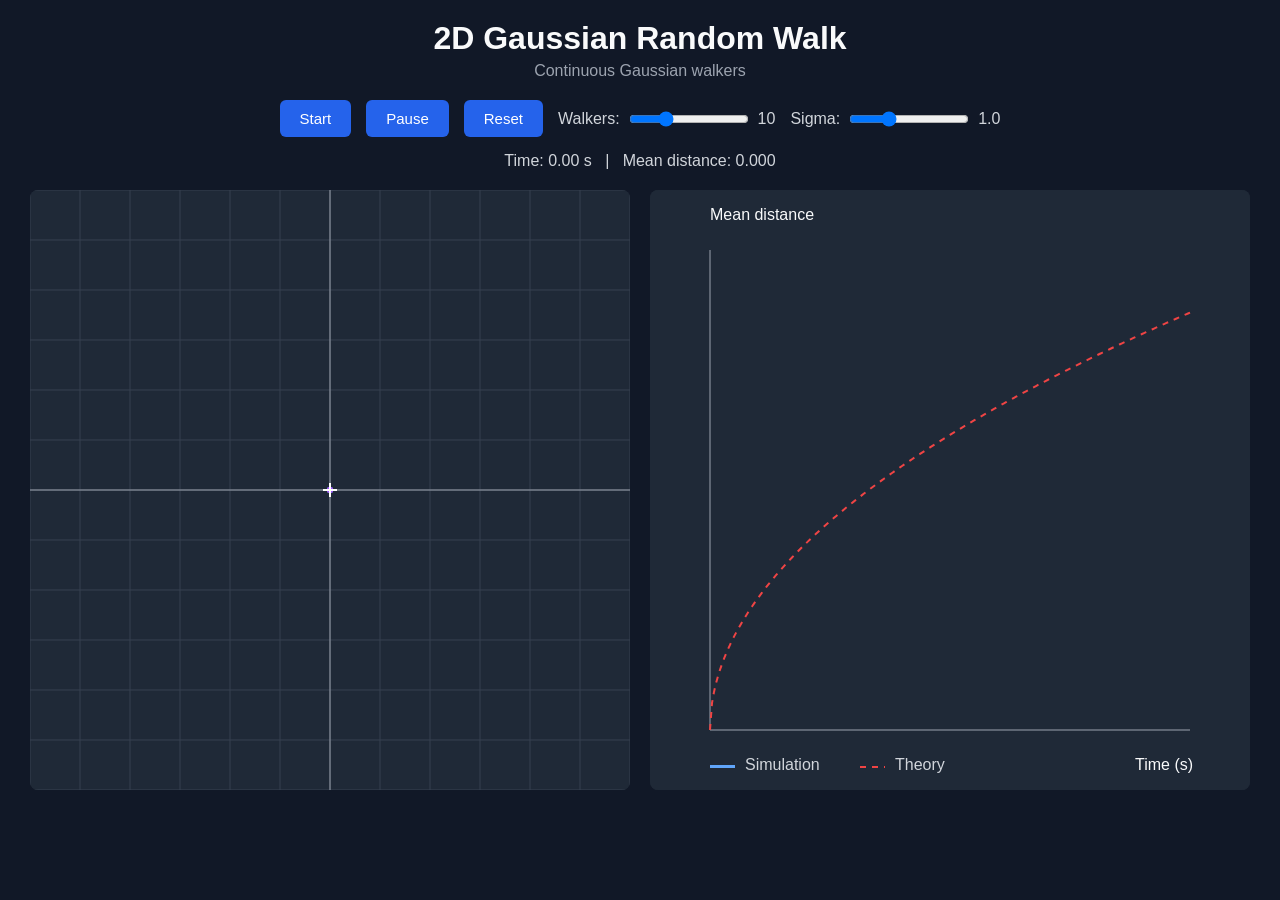
<file: index.html>
<!DOCTYPE html>

<html lang="en">

<head>
    <meta charset="UTF-8">
    <meta name="viewport" content="width=device-width, initial-scale=1.0">


<title>2D Gaussian Random Walk</title>

<link rel="stylesheet" href="style.css">


</head>

<body>


<h1>2D Gaussian Random Walk</h1>

<div class="subtitle">
    Continuous Gaussian walkers
</div>

<div class="controls">

    <button id="startButton">Start</button>
    <button id="pauseButton">Pause</button>
    <button id="resetButton">Reset</button>

    <label>
        Walkers:
        <input
            id="walkerSlider"
            type="range"
            min="1"
            max="50"
            value="15"
            step="1">
        <span id="walkerValue">15</span>
    </label>

    <label>
        Sigma:
        <input
            id="sigmaSlider"
            type="range"
            min="0.1"
            max="3.0"
            value="1.0"
            step="0.1">
        <span id="sigmaValue">1.0</span>
    </label>

</div>

<div class="info">

    Time:
    <span id="timeDisplay">0.00</span> s

    &nbsp;&nbsp;|&nbsp;&nbsp;

    Mean distance:
    <span id="meanDisplay">0.00</span>

</div>

<div class="container">

    <canvas
        id="walkCanvas"
        width="600"
        height="600">
    </canvas>

    <canvas
        id="graphCanvas"
        width="600"
        height="600">
    </canvas>

</div>

<script src="simulation.js"></script>


</body>

</html>
</file>
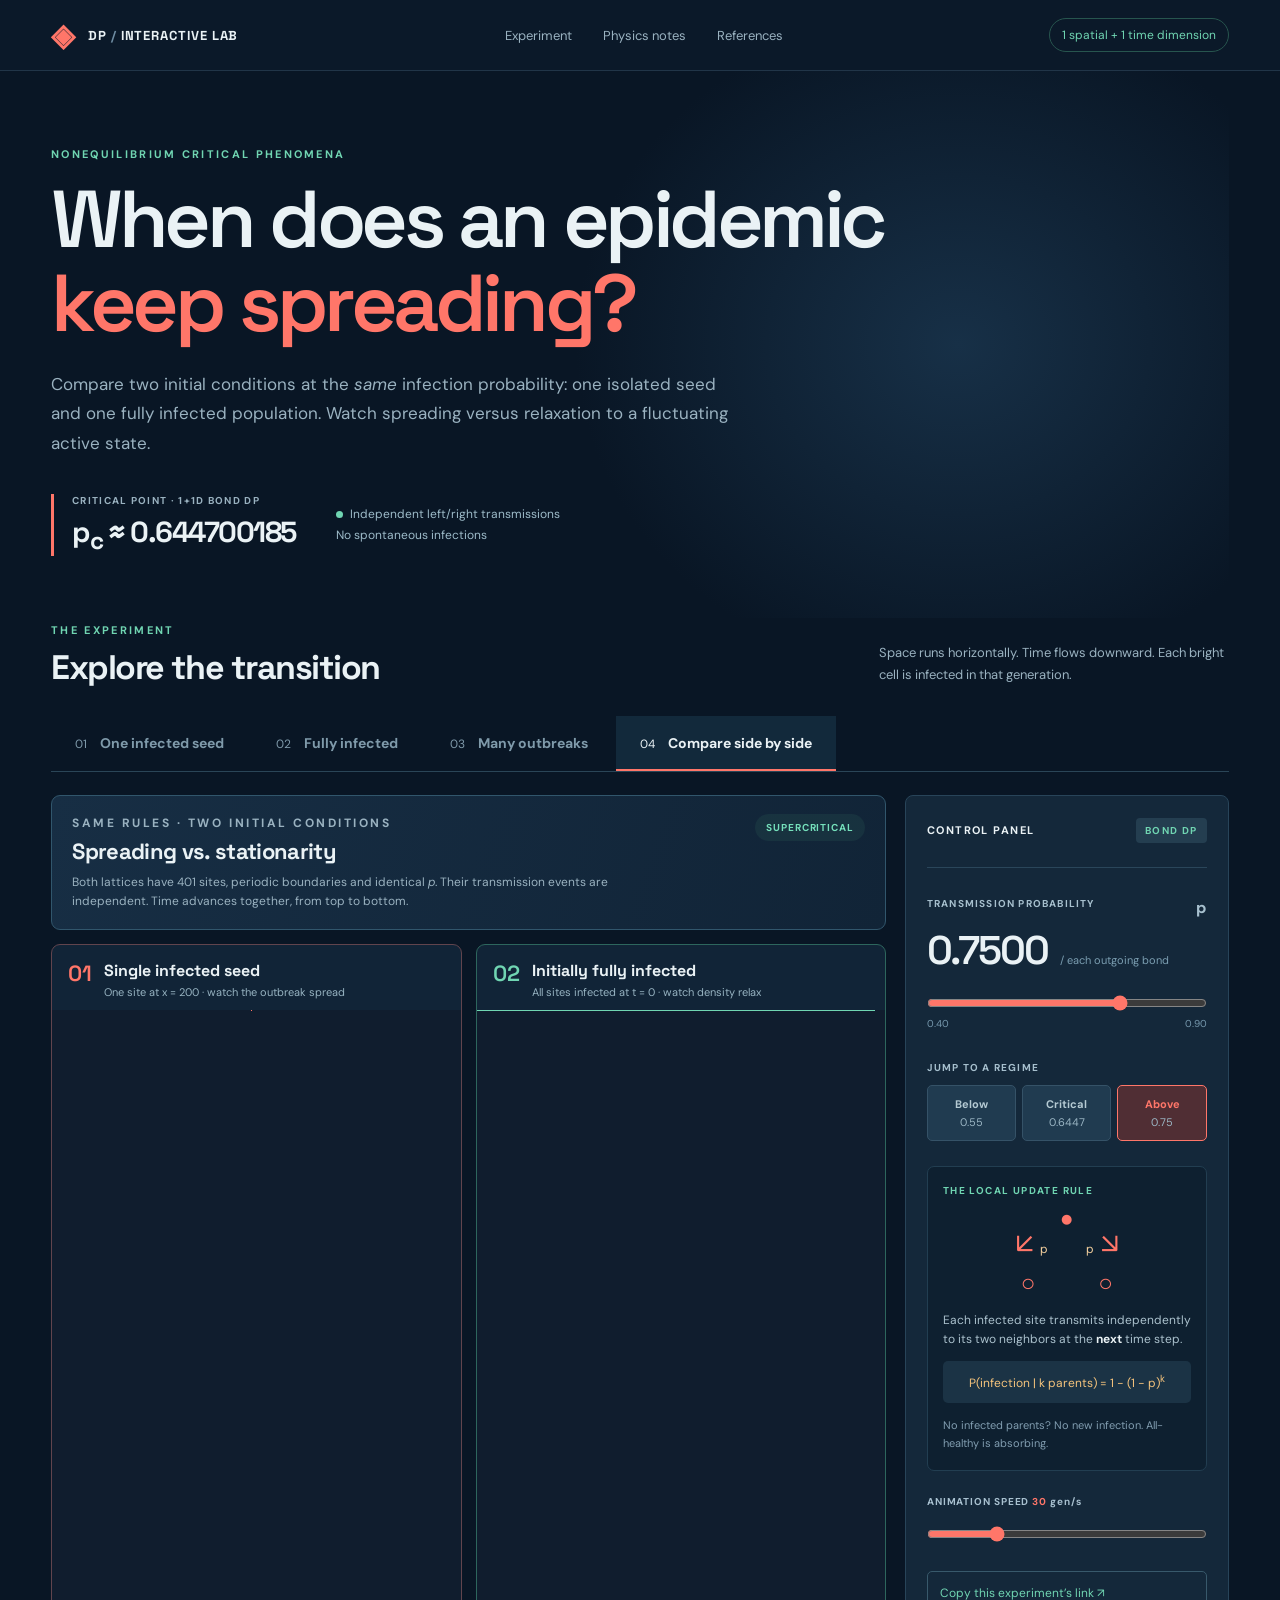
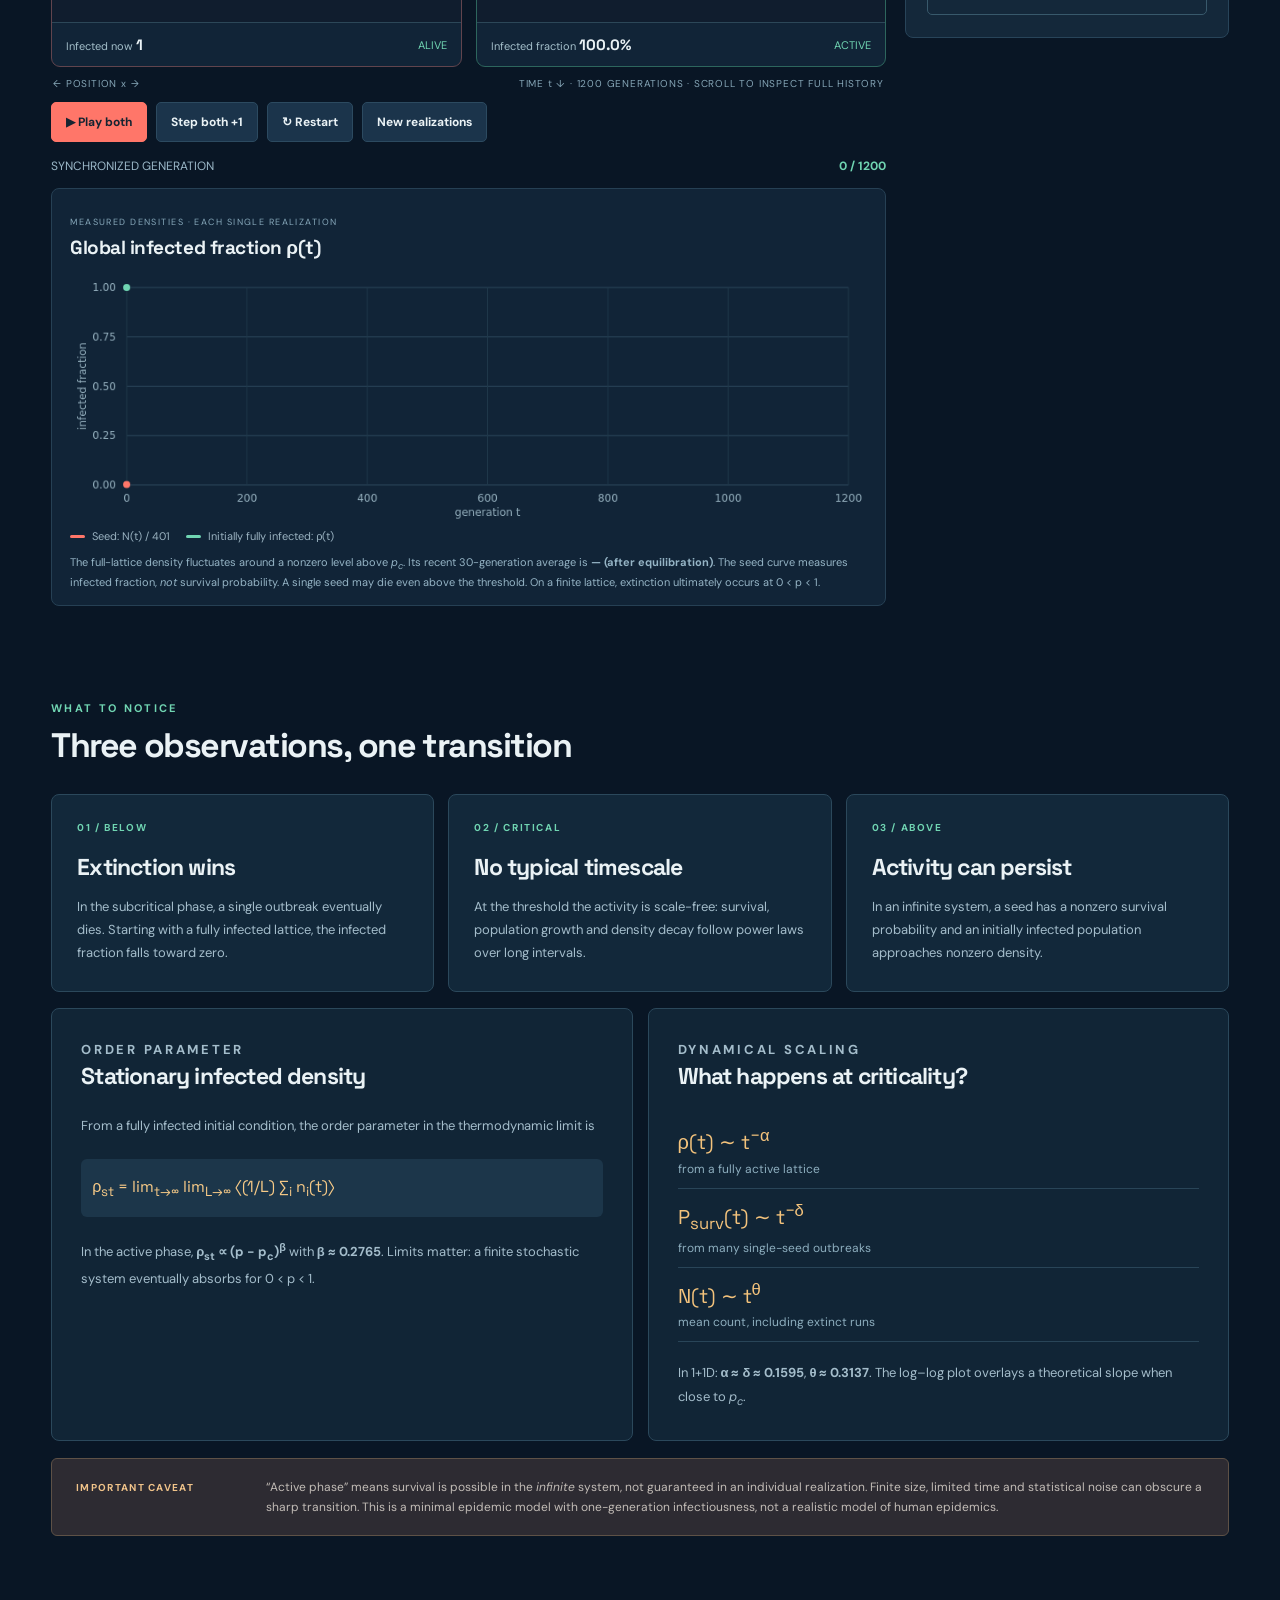
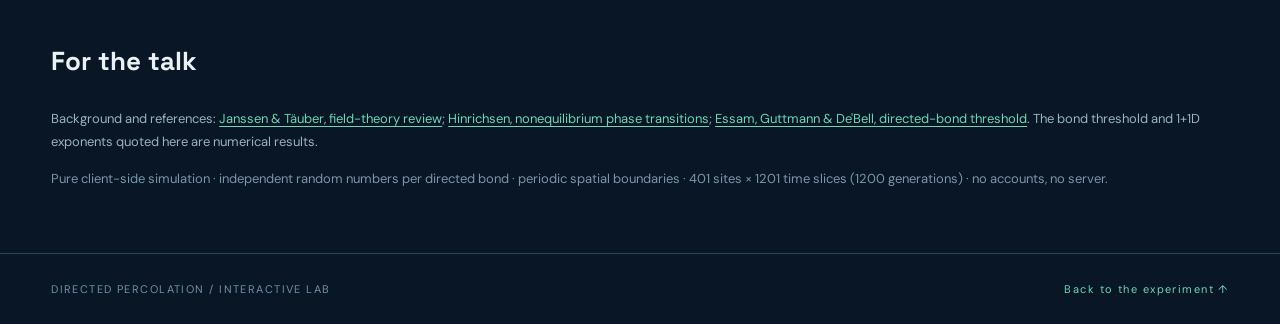
<file: directed-percolation/index.html>
<!doctype html>
<html lang="en">
<head>
<meta charset="utf-8" />
<meta name="viewport" content="width=device-width, initial-scale=1" />
<meta name="theme-color" content="#0b1827" />
<meta name="description" content="An interactive 1+1D directed bond percolation epidemic model: seed growth, absorbing state, finite-density dynamics, and critical scaling." />
<title>Directed Percolation — Interactive Lab</title>
<style>
@import url('https://fonts.googleapis.com/css2?family=DM+Sans:wght@400;500;600;700&family=Space+Grotesk:wght@400;500;600;700&display=swap');
:root{color-scheme:dark;--bg:#091625;--panel:#112437;--panel2:#152c41;--line:#2a4557;--white:#eaf2f5;--dim:#9ab2c0;--red:#ff7669;--gold:#f4c37c;--mint:#70d5b2;--blue:#8da7f9;font-family:'DM Sans',sans-serif}*{box-sizing:border-box}html{scroll-behavior:smooth}body{margin:0;color:var(--white);background:var(--bg);overflow-x:hidden}button,input,select{font:inherit}button{cursor:pointer}button:disabled{opacity:.45;cursor:not-allowed}a{color:inherit}button:focus-visible,a:focus-visible,input:focus-visible,select:focus-visible{outline:3px solid #84bbff;outline-offset:3px}.topbar{height:71px;display:flex;justify-content:space-between;align-items:center;padding:0 max(4vw,22px);border-bottom:1px solid #213548;background:#0b1929}.brand{display:flex;gap:12px;align-items:center;font-family:'Space Grotesk',sans-serif;font-size:13px;font-weight:700;letter-spacing:.07em}.brand-mark{color:var(--red);font-size:31px}.muted{color:#6e8ca2}.top-links{display:flex;gap:31px;font-size:13px;color:var(--dim)}.top-links a,.references a{text-decoration:none}.top-links a:hover,.references a:hover{color:var(--red)}.top-tag{font-size:12px;color:var(--mint);border:1px solid #27554e;border-radius:50px;padding:8px 12px}main{max-width:1440px;margin:auto;padding:0 4vw}.intro{padding:76px 0 62px;background:radial-gradient(ellipse 50% 95% at 77% 50%,#173047 0%,transparent 65%)}.eyebrow{font-size:11px;font-weight:700;letter-spacing:.21em;color:var(--mint);margin:0 0 17px}h1,h2,h3,p{margin-top:0}h1,h2,h3,.critical-stat strong,.metric strong{font-family:'Space Grotesk',sans-serif}h1{font-size:clamp(44px,6.3vw,88px);letter-spacing:-.055em;line-height:1.04;font-weight:600;margin-bottom:24px}h1 em{font-style:normal;color:var(--red)}.intro-copy{color:var(--dim);font-size:17px;line-height:1.75;max-width:680px}.intro-footer{display:flex;gap:40px;align-items:center;margin-top:35px}.critical-stat{border-left:3px solid var(--red);padding-left:18px}.critical-stat span,.metric span{display:block;color:var(--dim);font-size:10px;letter-spacing:.13em;font-weight:700}.critical-stat strong{display:block;font-size:29px;letter-spacing:-.05em;margin-top:6px}.model-chip{color:#9dbbc9;font-size:12px;line-height:1.7}.live-dot{display:inline-block;background:var(--mint);height:7px;width:7px;border-radius:50%;margin-right:7px}.lab{scroll-margin-top:24px}.section-heading{display:flex;justify-content:space-between;align-items:end;gap:30px;margin:5px 0 27px}.section-heading .eyebrow{margin-bottom:9px}.section-heading h2{font-size:34px;letter-spacing:-.045em;margin:0}.section-heading>p{max-width:350px;color:var(--dim);line-height:1.7;font-size:13px;margin-bottom:3px}.tabs{display:flex;gap:4px;border-bottom:1px solid var(--line);margin-bottom:23px}.tab{border:0;background:transparent;color:#7f9aaa;padding:18px 24px 17px;font-size:12px;white-space:nowrap;border-bottom:2px solid transparent}.tab strong{margin-left:10px;font-weight:700;font-size:14px}.tab.active{border-bottom-color:var(--red);color:var(--white);background:#12293b}.tab:hover{color:var(--white)}.lab-grid{display:grid;grid-template-columns:minmax(0,1fr) 324px;gap:19px;align-items:start}.display-column{min-width:0}.screen-head{height:47px;padding:0 16px;display:flex;justify-content:space-between;align-items:center;background:#132a3e;border:1px solid var(--line);border-bottom:0;border-radius:8px 8px 0 0}.screen-title{font-size:10px;letter-spacing:.12em;font-weight:700;color:#b6cad5;display:flex;gap:10px;align-items:center}.mini-indicator{height:8px;width:8px;background:var(--red);border-radius:2px;box-shadow:0 0 12px #ee796c9c}.regime{border-radius:40px;font-size:10px;font-weight:700;letter-spacing:.09em;padding:7px 11px}.regime.critical{color:#f4ca8c;background:#7e5d272b}.regime.sub{color:#8da7f9;background:#4e64a52b}.regime.super{color:#75e0bb;background:#36735e2b}.screen{position:relative;background:#101d2e;border:1px solid var(--line);border-top:0;overflow:hidden;aspect-ratio:401/191;display:flex;align-items:center;justify-content:center}.screen canvas{width:100%;height:100%;display:block;image-rendering:pixelated;object-fit:fill}.ruler{display:flex;justify-content:space-between;font-size:10px;color:#7392a7;letter-spacing:.13em;margin:9px 5px 20px}.transport{display:flex;gap:9px;align-items:center;flex-wrap:wrap}.transport button{background:#1b344b;color:var(--white);padding:11px 14px;border:1px solid #2c4a60;border-radius:5px;font-size:12px;font-weight:700}.transport button:hover{background:#29475f}.transport button.primary{background:var(--red);color:#152431;border-color:var(--red);min-width:96px}.transport button.primary:hover{background:#ff9a89}.keyboard-tip{color:#7090a4;font-size:11px;margin-left:auto}.stats-row{display:grid;grid-template-columns:repeat(3,1fr);gap:9px;margin:18px 0}.metric{background:#112437;border:1px solid #264054;border-radius:7px;padding:19px 16px}.metric strong{display:block;font-size:26px;margin-top:8px;letter-spacing:-.04em}.chart-panel{background:#112437;border:1px solid #264054;border-radius:8px;padding:20px 18px 13px}.chart-head{display:flex;justify-content:space-between;gap:10px;align-items:start}.chart-eyebrow{font-size:9px;letter-spacing:.16em;color:#87a8ba}.chart-head h3{font-size:19px;margin:7px 0 13px;letter-spacing:-.025em}.toggle{font-size:12px;color:var(--dim);display:flex;gap:8px;align-items:center;white-space:nowrap;cursor:pointer}.toggle input{accent-color:var(--red)}#timeseries{display:block;width:100%;height:auto}.chart-foot{display:flex;justify-content:space-between;align-items:start;gap:10px;color:#7797a9;font-size:11px;line-height:1.5;margin-top:9px}.guide-label{color:var(--gold)}.control-card{background:#14283a;border:1px solid #284459;border-radius:8px;padding:22px 21px}.control-head{display:flex;align-items:center;justify-content:space-between;padding-bottom:24px;border-bottom:1px solid #2a465a;font-size:11px;font-weight:700;letter-spacing:.13em}.chip{background:#243e50;color:var(--mint);padding:6px 9px;font-size:10px;border-radius:4px}.parameter-label{display:flex;justify-content:space-between;font-size:10px;color:#a7c0ce;letter-spacing:.12em;margin:29px 0 7px;font-weight:700}.parameter-label span{font-size:16px;text-transform:none}.p-output{display:flex;align-items:baseline;gap:12px}.p-output output{font-size:40px;line-height:1.3;font-family:'Space Grotesk',sans-serif;font-weight:600;letter-spacing:-.05em;color:var(--white)}.p-output>span{font-size:11px;color:#7b9eb1}input[type=range]{width:100%;accent-color:var(--red);cursor:pointer;display:block;margin:18px 0 6px}.slider-limits{display:flex;justify-content:space-between;font-size:10px;color:#7698ad}.preset-label{color:#a7c0ce;font-weight:700;letter-spacing:.12em;font-size:10px;margin:31px 0 11px}.presets{display:grid;grid-template-columns:repeat(3,1fr);gap:6px}.presets button{background:#203b50;color:#b5cad3;border:1px solid #355267;border-radius:5px;font-size:11px;font-weight:700;padding:11px 3px}.presets button small{display:block;font-weight:400;font-size:11px;color:#9bb6c4;margin-top:4px}.presets button.selected{color:var(--red);border-color:var(--red);background:#502e34}.rule-box{background:#0e2030;border:1px solid #223e51;border-radius:7px;padding:17px 15px;margin-top:25px}.rule-tag{font-size:10px;letter-spacing:.14em;color:var(--mint);font-weight:700}.rule-art{display:flex;flex-direction:column;align-items:center;color:var(--red);line-height:1;margin:10px auto 16px;width:140px}.rule-parent{font-size:23px}.rule-forks{width:100%;display:flex;justify-content:space-around;font-size:28px;height:41px}.rule-forks i{font-style:normal;font-size:12px;color:#f5d19f}.rule-children{width:92px;display:flex;justify-content:space-between;font-size:24px}.rule-box>p:not(.rule-tag){color:#abc1cd;font-size:12px;line-height:1.6}.rule-box strong{color:var(--white)}.rule-box .equation{color:var(--gold);font-size:12px;line-height:1.6;background:#1b3345;padding:10px;text-align:center;border-radius:5px;white-space:nowrap}.rule-box .rule-note{font-size:11px!important;color:#819db0!important;margin:14px 0 0}.control-section{margin-top:24px}.control-section>label{display:block;color:#a9c1d0;letter-spacing:.09em;font-size:10px;font-weight:700}.control-section>label output{color:var(--red)}.control-section select{background:#1d3548;border:1px solid #426077;border-radius:5px;color:white;padding:11px;width:100%;margin-top:10px}.control-section .select-second{margin-top:20px}.copy-link{margin-top:23px;width:100%;text-align:left;padding:13px 12px;border-radius:5px;border:1px solid #38596b;background:transparent;color:var(--mint);font-size:12px}.copy-link:hover{background:#1c3c48}.hidden{display:none!important}.ensemble-placeholder{width:100%;height:100%;display:flex;flex-direction:column;align-items:center;justify-content:center;text-align:center;padding:30px 18px;background:radial-gradient(circle at 50% 40%,#244055,#0e2031 78%)}.large-stats{font-size:clamp(30px,5vw,60px);font-family:'Space Grotesk',sans-serif;color:var(--red);letter-spacing:-.04em}.ensemble-placeholder p{max-width:480px;font-size:13px;line-height:1.7;color:#a9c1cf}.progress-rail{width:min(330px,90%);height:7px;background:#29465c;border-radius:99px;overflow:hidden;margin:10px 0}.progress-bar{height:100%;width:0;background:var(--red);transition:width .1s}#progress-label{font-size:11px;color:#89a7b9}.notes{padding:90px 0 20px;scroll-margin-top:20px}.note-grid{display:grid;grid-template-columns:repeat(3,1fr);gap:14px}.note{border:1px solid #2b485b;background:#12283a;padding:26px 25px;border-radius:8px}.note-number{font-size:10px;letter-spacing:.16em;color:var(--mint);font-weight:700}.note h3{font-size:23px;margin:18px 0 13px;letter-spacing:-.035em}.note p,.theory-card p{font-size:13px;line-height:1.8;color:#a4bdcb;margin-bottom:0}.theory-layout{display:grid;grid-template-columns:1fr 1fr;gap:15px;margin-top:16px}.theory-card{border:1px solid #2b485b;background:#112536;padding:29px;border-radius:8px;min-width:0}.theory-card h3{font-size:23px;letter-spacing:-.035em}.formula{font-family:'Space Grotesk',sans-serif;color:#f7ca87;background:#1c364a;padding:15px 11px;line-height:1.6;margin:21px 0;border-radius:6px;font-size:16px;overflow:auto}.scaling-lines{margin:19px 0}.scaling-lines div{font-family:'Space Grotesk',sans-serif;font-size:20px;color:var(--gold);padding:11px 0;border-bottom:1px solid #294558}.scaling-lines span{font-family:'DM Sans',sans-serif;font-size:12px;color:#8daebe;display:block;margin-top:6px}.caveat{margin:17px 0;background:#2d2b32;border:1px solid #5e5146;border-radius:6px;padding:18px 24px;display:flex;align-items:start;gap:30px}.caveat>span{font-size:10px;letter-spacing:.13em;font-weight:700;color:#f1c48a;min-width:160px;margin-top:4px}.caveat p{color:#c2bcb6;line-height:1.7;font-size:12px;margin:0}.references{padding:65px 0 50px;color:var(--dim);font-size:13px;line-height:1.8}.references h2{font-size:26px;color:var(--white)}.references a{color:var(--mint);text-decoration:underline;text-underline-offset:3px}.footer-note{color:#7897a9}footer{border-top:1px solid #2a4557;padding:28px 4vw;display:flex;justify-content:space-between;font-size:11px;letter-spacing:.13em;color:#7092a7}footer a{text-decoration:none;color:var(--mint)}.sr-only{position:absolute;width:1px;height:1px;padding:0;margin:-1px;overflow:hidden;clip:rect(0,0,0,0);white-space:nowrap;border:0}@media(max-width:1080px){.lab-grid{grid-template-columns:minmax(0,1fr) 285px}.top-links{gap:15px}.keyboard-tip{display:none}.control-card{padding:18px 16px}.tab{padding:15px 14px}.tab strong{font-size:12px}.intro{padding-top:58px}}@media(max-width:840px){.lab-grid{grid-template-columns:1fr}.control-card{display:grid;grid-template-columns:1fr 1fr;column-gap:20px}.control-head,.rule-box,.copy-link{grid-column:span 2}.parameter-label,.p-output,.slider-limits,.preset-label,.presets{grid-column:1}.rule-box{max-width:none}.control-section{align-self:end}.top-tag{display:none}}@media(max-width:600px){.topbar{height:63px;padding:0 18px}.top-links{gap:12px}.top-links a{font-size:10px}.brand{font-size:11px}.brand-mark{font-size:24px}main{padding:0 17px}.intro{padding:58px 0 48px}.intro-copy{font-size:14px}.intro-footer{gap:20px;flex-wrap:wrap}.critical-stat strong{font-size:24px}.section-heading{display:block}.section-heading h2{font-size:28px}.section-heading>p{margin-top:12px}.tabs{overflow-x:auto}.tab{padding:12px 14px;font-size:10px}.tab strong{font-size:11px;margin-left:5px}.screen-head{padding:0 9px}.screen-title{font-size:9px}.transport{gap:6px}.transport button{padding:10px 11px;font-size:11px}.stats-row{gap:5px}.metric{padding:12px 10px}.metric strong{font-size:21px}.metric span{font-size:8px}.chart-panel{padding:12px}.chart-head h3{font-size:15px}.toggle{font-size:10px}.control-card{display:block}.note-grid,.theory-layout{grid-template-columns:1fr}.notes{padding-top:60px}.caveat{display:block}.caveat span{display:block;margin-bottom:10px}footer{font-size:9px}.model-chip{font-size:11px}}

</style>


<style>
/* Side-by-side experiment: independent sample paths, synchronized generations. */
.compare-intro{background:linear-gradient(110deg,#172e44,#112437);border:1px solid #31566c;border-radius:9px;margin-bottom:14px;padding:18px 20px;display:flex;justify-content:space-between;align-items:flex-start;gap:15px}
.compare-intro h3{font-size:22px;letter-spacing:-.03em;margin:4px 0 8px}
.compare-intro p{font-size:12px;color:var(--dim);line-height:1.6;max-width:570px;margin:0}
.compare-regime{flex-shrink:0}
.compare-grid{display:grid;grid-template-columns:repeat(2,minmax(0,1fr));gap:14px}
.compare-card{background:#112437;border:1px solid #2a4557;border-radius:9px;min-width:0;overflow:hidden}
.compare-card:first-child{border-color:#61444d}
.compare-card:nth-child(2){border-color:#2d665d}
.compare-card-header{padding:14px 16px 11px;display:flex;align-items:flex-start;gap:12px}
.compare-number{font-family:'Space Grotesk',sans-serif;font-size:22px;color:var(--red);font-weight:600}
.compare-card:nth-child(2) .compare-number{color:var(--mint)}
.compare-card h4{margin:1px 0 4px;font-family:'Space Grotesk',sans-serif;font-size:16px}
.compare-card-header p{margin:0;color:#97b3c1;font-size:11px}
.compare-raster{display:block;width:100%;height:auto;background:#101d2e;image-rendering:pixelated}
.compare-foot{display:flex;align-items:center;justify-content:space-between;gap:8px;padding:12px 14px;border-top:1px solid #2c4758;font-size:11px;color:#a4bfca}
.compare-foot strong{font-size:15px;font-family:'Space Grotesk',sans-serif;color:var(--white)}
.compare-foot .absorbed{color:var(--red)}
.compare-foot .alive{color:var(--mint)}
.compare-axis{display:flex;justify-content:space-between;color:#85a5b6;font-size:10px;letter-spacing:.08em;margin:10px 2px 12px}
.compare-actions{margin:7px 0 16px}
.compare-chart{margin-top:14px}
.compare-chart h3{margin:5px 0 8px}
#compare-plot{display:block;width:100%;height:auto}
.compare-legend{display:flex;flex-wrap:wrap;gap:16px;font-size:11px;color:var(--dim);margin:6px 0 2px}
.compare-legend span{display:flex;align-items:center;gap:7px}
.compare-legend i{display:inline-block;width:15px;height:3px;border-radius:2px}
.compare-lead{margin:11px 0 0;color:#95b4c5;font-size:11px;line-height:1.6}
.compare-overview{display:flex;justify-content:space-between;gap:12px;align-items:center;margin-top:12px;color:#9bb8c8;font-size:12px}
.compare-overview output{color:var(--mint);font-weight:700}
@media(max-width:1100px){.compare-grid{grid-template-columns:1fr}.compare-intro{flex-wrap:wrap}}
@media(max-width:920px){.tabs{overflow-x:auto}.compare-grid{grid-template-columns:repeat(2,minmax(0,1fr))}}
@media(max-width:680px){.compare-grid{grid-template-columns:1fr}.compare-intro h3{font-size:20px}.compare-foot{font-size:10px}}
.compare-raster-view{height:min(68vh,680px);overflow-y:auto;overflow-x:hidden;scrollbar-width:thin;scrollbar-color:#46677a #14283a;scrollbar-gutter:stable;overscroll-behavior:contain;background:#101d2e}
.compare-raster-view:focus-visible{outline:2px solid #8dcfff;outline-offset:-2px}
#legacy-display .screen{height:min(68vh,680px);aspect-ratio:auto;overflow-y:auto;display:block;scrollbar-width:thin;scrollbar-color:#46677a #14283a}
#legacy-display .screen canvas{height:auto;width:100%;object-fit:contain}
#legacy-display .ensemble-placeholder{position:absolute;inset:0;height:100%}
</style>
</head>
<body>
<header class="topbar">
  <div class="brand"><span class="brand-mark" aria-hidden="true">◈</span><span>DP <span class="muted">/</span> INTERACTIVE LAB</span></div>
  <nav class="top-links" aria-label="On-page navigation"><a href="#experiment">Experiment</a><a href="#theory">Physics notes</a><a href="#references">References</a></nav>
  <span class="top-tag">1 spatial + 1 time dimension</span>
</header>
<main>
  <section class="intro">
    <p class="eyebrow">NONEQUILIBRIUM CRITICAL PHENOMENA</p>
    <h1>When does an epidemic<br><em>keep spreading?</em></h1>
    <p class="intro-copy">Compare two initial conditions at the <em>same</em> infection probability: one isolated seed and one fully infected population. Watch spreading versus relaxation to a fluctuating active state.</p>
    <div class="intro-footer"><div class="critical-stat"><span>CRITICAL POINT · 1+1D BOND DP</span><strong>p<sub>c</sub> ≈ 0.644700185</strong></div><div class="model-chip"><span class="live-dot"></span>Independent left/right transmissions<br>No spontaneous infections</div></div>
  </section>

  <section id="experiment" aria-label="Interactive experiment" class="lab">
    <div class="section-heading"><div><p class="eyebrow">THE EXPERIMENT</p><h2>Explore the transition</h2></div><p>Space runs horizontally. Time flows downward. Each bright cell is infected in that generation.</p></div>
    <div class="tabs" role="tablist" aria-label="Initial condition or experiment">
       <button class="tab active" role="tab" aria-selected="true" aria-controls="pane-sim" id="tab-seed" data-mode="seed">01 <strong>One infected seed</strong></button>
       <button class="tab" role="tab" aria-selected="false" aria-controls="pane-sim" id="tab-full" data-mode="full">02 <strong>Fully infected</strong></button>
       <button class="tab" role="tab" aria-selected="false" aria-controls="pane-sim" id="tab-ensemble" data-mode="ensemble">03 <strong>Many outbreaks</strong></button>
       <button class="tab active" role="tab" aria-selected="true" aria-controls="pane-sim" id="tab-compare" data-mode="compare">04 <strong>Compare side by side</strong></button>
    </div>
    <div class="lab-grid">
       <div class="display-column" id="pane-sim" role="tabpanel" aria-labelledby="tab-compare">
         <div id="legacy-display" class="hidden">
          <div class="screen-head"><div class="screen-title"><span class="mini-indicator"></span><span id="screen-title">SPACETIME / SINGLE-SEED GROWTH</span></div><span id="regime" class="regime critical">NEAR CRITICAL</span></div>
          <div class="screen" id="screen-wrap">
            <canvas id="spacetime" width="401" height="1201" role="img" aria-label="Space time diagram of the infected sites"></canvas>
            <div id="ensemble-placeholder" class="ensemble-placeholder hidden"><div class="large-stats">P<sub>survival</sub>(t)</div><p>Run independent outbreaks from the same initial seed to estimate a survival probability instead of relying on one history.</p><div class="progress-rail"><div id="progress-bar" class="progress-bar"></div></div><span id="progress-label">Ready for an ensemble of runs</span></div>
          </div>
          <div class="ruler"><span>← POSITION x →</span><span>TIME t ↓</span></div>
          <div id="sim-controls" class="transport"><button class="primary" id="play">▶ Play</button><button id="step">Step +1</button><button id="restart">↻ Restart</button><button id="new-seed">New randomness</button><span class="keyboard-tip">SPACE play/pause · → step · R restart</span></div>
          <div id="ensemble-controls" class="transport hidden"><button class="primary" id="run-ensemble">▶ Run outbreaks</button><button id="cancel-ensemble" disabled>Cancel</button><span class="keyboard-tip">Each outbreak begins with one infected individual.</span></div>
          <div class="stats-row" aria-live="polite">
            <div class="metric"><span>TIME STEP</span><strong id="time-stat">0 / 1200</strong></div>
            <div class="metric"><span id="active-label">ACTIVE SITES</span><strong id="active-stat">1</strong></div>
            <div class="metric"><span id="state-label">OUTBREAK STATUS</span><strong id="state-stat">ALIVE</strong></div>
          </div>
          <div class="chart-panel"><div class="chart-head"><div><span class="chart-eyebrow">MEASURED QUANTITY</span><h3 id="chart-title">Number of infected sites N(t)</h3></div><label class="toggle"><input id="log-scale" type="checkbox" /><span>Log–log axes</span></label></div>
          <canvas id="timeseries" width="900" height="275" role="img" aria-label="Time series of the selected order parameter or survival statistic"></canvas><div class="chart-foot"><span id="chart-explanation">One realization. A single seed can die even when p is above the threshold.</span><span id="guide-label" class="guide-label hidden">Critical guide</span></div></div>
         </div><!-- /legacy-display -->
         <div id="compare-display">
           <div class="compare-intro">
             <div><p class="eyebrow" style="margin-bottom:4px">SAME RULES · TWO INITIAL CONDITIONS</p><h3>Spreading vs. stationarity</h3><p>Both lattices have 401 sites, periodic boundaries and identical <em>p</em>. Their transmission events are independent. Time advances together, from top to bottom.</p></div>
             <span id="compare-regime" class="regime super compare-regime">SUPERCRITICAL</span>
           </div>
           <div class="compare-grid">
             <article class="compare-card">
               <div class="compare-card-header"><span class="compare-number">01</span><div><h4>Single infected seed</h4><p>One site at x = 200 · watch the outbreak spread</p></div></div>
               <div class="compare-raster-view" id="compare-seed-view" tabindex="0" aria-label="Scrollable space-time history for the seed"><canvas class="compare-raster" id="compare-seed" width="401" height="1201" role="img" aria-label="Space-time growth from one infected seed"></canvas></div>
               <div class="compare-foot"><span>Infected now <strong id="compare-seed-count">1</strong></span><span id="compare-seed-state" class="alive">ALIVE</span></div>
             </article>
             <article class="compare-card">
               <div class="compare-card-header"><span class="compare-number">02</span><div><h4>Initially fully infected</h4><p>All sites infected at t = 0 · watch density relax</p></div></div>
               <div class="compare-raster-view" id="compare-full-view" tabindex="0" aria-label="Scrollable space-time history for the fully infected lattice"><canvas class="compare-raster" id="compare-full" width="401" height="1201" role="img" aria-label="Space-time evolution from a fully infected lattice"></canvas></div>
               <div class="compare-foot"><span>Infected fraction <strong id="compare-full-density">100.0%</strong></span><span id="compare-full-state" class="alive">ACTIVE</span></div>
             </article>
           </div>
           <div class="compare-axis"><span>← POSITION x →</span><span>TIME t ↓ · 1200 GENERATIONS · SCROLL TO INSPECT FULL HISTORY</span></div>
           <div class="transport compare-actions" aria-label="Synchronized controls">
             <button id="compare-play" class="primary">▶ Play both</button><button id="compare-step">Step both +1</button><button id="compare-restart">↻ Restart</button><button id="compare-random">New realizations</button>
           </div>
           <div class="compare-overview"><span>SYNCHRONIZED GENERATION</span><output id="compare-time">0 / 1200</output></div>
           <div class="chart-panel compare-chart"><div class="chart-head"><div><span class="chart-eyebrow">MEASURED DENSITIES · EACH SINGLE REALIZATION</span><h3>Global infected fraction ρ(t)</h3></div></div>
             <canvas id="compare-plot" width="900" height="288" role="img" aria-label="Comparison of infected density from the seed and fully infected lattice"></canvas>
             <div class="compare-legend"><span><i style="background:#ff7669"></i>Seed: N(t) / 401</span><span><i style="background:#70d5b2"></i>Initially fully infected: ρ(t)</span></div>
             <p class="compare-lead">The full-lattice density fluctuates around a nonzero level above <em>p<sub>c</sub></em>. Its recent 30-generation average is <strong id="compare-average">—</strong>. The seed curve measures infected fraction, <em>not</em> survival probability. A single seed may die even above the threshold. On a finite lattice, extinction ultimately occurs at 0 &lt; p &lt; 1.</p>
           </div>
         </div><!-- /compare-display -->
       </div>
       <aside class="control-card" aria-label="Simulation settings">
         <div class="control-head"><span>CONTROL PANEL</span><span class="chip">BOND DP</span></div>
         <label class="parameter-label" for="probability">TRANSMISSION PROBABILITY <span>p</span></label>
         <div class="p-output"><output id="p-value" for="probability">0.6447</output><span>/ each outgoing bond</span></div>
         <input id="probability" aria-label="Transmission probability" type="range" min="0.40" max="0.90" value="0.6447" step="0.0001" />
         <div class="slider-limits"><span>0.40</span><span>0.90</span></div>
         <div class="preset-label">JUMP TO A REGIME</div><div class="presets"><button data-p="0.55">Below <small>0.55</small></button><button class="selected" data-p="0.6447">Critical <small>0.6447</small></button><button data-p="0.75">Above <small>0.75</small></button></div>
         <div class="rule-box"><p class="rule-tag">THE LOCAL UPDATE RULE</p><div class="rule-art" aria-hidden="true"><div class="rule-parent">●</div><div class="rule-forks"><span>↙ <i>p</i></span><span><i>p</i> ↘</span></div><div class="rule-children"><span>○</span><span>○</span></div></div><p>Each infected site transmits independently to its two neighbors at the <strong>next</strong> time step.</p><div class="equation">P(infection | k parents) = 1 − (1 − p)<sup>k</sup></div><p class="rule-note">No infected parents? No new infection. All-healthy is absorbing.</p></div>
         <div id="speed-control" class="control-section"><label for="speed">ANIMATION SPEED <output id="speed-value">30</output> gen/s</label><input type="range" id="speed" min="2" max="120" value="30" step="1" /></div>
         <div id="trials-control" class="control-section hidden"><label for="trials">NUMBER OF OUTBREAKS</label><select id="trials"><option value="100">100 trials · quick</option><option value="400" selected>400 trials · clearer</option><option value="1200">1,200 trials · smooth</option></select><label for="ensemble-metric" class="select-second">PLOT QUANTITY</label><select id="ensemble-metric"><option value="survival">Survival probability P(t)</option><option value="mass">Average infected count N(t)</option></select></div>
         <button id="copy-link" class="copy-link">Copy this experiment’s link ↗</button><div id="copy-status" class="sr-only" aria-live="polite"></div>
       </aside>
    </div>
  </section>

  <section id="theory" class="notes"><div class="section-heading"><div><p class="eyebrow">WHAT TO NOTICE</p><h2>Three observations, one transition</h2></div></div>
    <div class="note-grid"><article class="note"><div class="note-number">01 / BELOW</div><h3>Extinction wins</h3><p>In the subcritical phase, a single outbreak eventually dies. Starting with a fully infected lattice, the infected fraction falls toward zero.</p></article><article class="note"><div class="note-number">02 / CRITICAL</div><h3>No typical timescale</h3><p>At the threshold the activity is scale-free: survival, population growth and density decay follow power laws over long intervals.</p></article><article class="note"><div class="note-number">03 / ABOVE</div><h3>Activity can persist</h3><p>In an infinite system, a seed has a nonzero survival probability and an initially infected population approaches nonzero density.</p></article></div>
    <div class="theory-layout"><article class="theory-card"><p class="eyebrow">ORDER PARAMETER</p><h3>Stationary infected density</h3><p>From a fully infected initial condition, the order parameter in the thermodynamic limit is</p><div class="formula">ρ<sub>st</sub> = lim<sub>t→∞</sub> lim<sub>L→∞</sub> ⟨(1/L) ∑<sub>i</sub> n<sub>i</sub>(t)⟩</div><p>In the active phase, <strong>ρ<sub>st</sub> ∝ (p − p<sub>c</sub>)<sup>β</sup></strong> with <strong>β ≈ 0.2765</strong>. Limits matter: a finite stochastic system eventually absorbs for 0 &lt; p &lt; 1.</p></article><article class="theory-card"><p class="eyebrow">DYNAMICAL SCALING</p><h3>What happens at criticality?</h3><div class="scaling-lines"><div>ρ(t) ∼ t<sup>−α</sup><span>from a fully active lattice</span></div><div>P<sub>surv</sub>(t) ∼ t<sup>−δ</sup><span>from many single-seed outbreaks</span></div><div>N(t) ∼ t<sup>θ</sup><span>mean count, including extinct runs</span></div></div><p>In 1+1D: <strong>α ≈ δ ≈ 0.1595</strong>, <strong>θ ≈ 0.3137</strong>. The log–log plot overlays a theoretical slope when close to <em>p<sub>c</sub></em>.</p></article></div>
    <div class="caveat"><span>IMPORTANT CAVEAT</span><p>“Active phase” means survival is possible in the <em>infinite</em> system, not guaranteed in an individual realization. Finite size, limited time and statistical noise can obscure a sharp transition. This is a minimal epidemic model with one-generation infectiousness, not a realistic model of human epidemics.</p></div>
  </section>
  <section id="references" class="references"><h2>For the talk</h2><p>Background and references: <a href="https://doi.org/10.1016/j.aop.2004.09.011" target="_blank" rel="noopener noreferrer">Janssen & Täuber, field-theory review</a>; <a href="https://arxiv.org/abs/cond-mat/0001070" target="_blank" rel="noopener noreferrer">Hinrichsen, nonequilibrium phase transitions</a>; <a href="https://doi.org/10.1103/PhysRevB.33.1982" target="_blank" rel="noopener noreferrer">Essam, Guttmann & De'Bell, directed-bond threshold</a>. The bond threshold and 1+1D exponents quoted here are numerical results.</p><p class="footer-note">Pure client-side simulation · independent random numbers per directed bond · periodic spatial boundaries · 401 sites × 1201 time slices (1200 generations) · no accounts, no server.</p></section>
</main>
<footer><span>DIRECTED PERCOLATION / INTERACTIVE LAB</span><a href="#experiment">Back to the experiment ↑</a></footer>
<script>
/* Directed bond percolation on a 1D periodic lattice.
   Each occupied site attempts two INDEPENDENT transmissions at every generation.
   No spontaneous infections. Designed to run locally with no build tooling. */
(() => {
  'use strict';
  const W = 401, T = 1200, PC = 0.644700185;
  const $ = id => document.getElementById(id);
  const canvas = $('spacetime'), g = canvas.getContext('2d', {alpha:false});
  const plot = $('timeseries'), cg = plot.getContext('2d');
  const elements = {
    p: $('probability'), pOut: $('p-value'), speed: $('speed'), speedOut: $('speed-value'),
    tabs: [...document.querySelectorAll('.tab')], play: $('play'), step: $('step'),
    restart: $('restart'), newSeed: $('new-seed'), regime: $('regime'),
    title: $('screen-title'), count: $('active-stat'), time: $('time-stat'),
    state: $('state-stat'), activeLabel: $('active-label'), stateLabel: $('state-label'),
    log: $('log-scale'), chartTitle: $('chart-title'), chartExplanation: $('chart-explanation'),
    guide: $('guide-label'), simControls: $('sim-controls'), ensembleControls: $('ensemble-controls'),
    placeholder: $('ensemble-placeholder'), ensembleRun: $('run-ensemble'),
    ensembleCancel: $('cancel-ensemble'), progress: $('progress-bar'),
    progressLabel: $('progress-label'), trials: $('trials'), metric: $('ensemble-metric')
  };
  const params = new URLSearchParams(window.location.search);
  let mode = ['seed','full','ensemble','compare'].includes(params.get('mode')) ? params.get('mode') : 'compare';
  let p = Number(params.get('p'));
  if (params.get('p')===null || !Number.isFinite(p) || p < .4 || p > .9) p = mode==='compare' ? .75 : .6447;
  let speed = 30;
  let runSeed = 10838;
  let random = mulberry32(runSeed);
  let current = new Uint8Array(W);
  let next = new Uint8Array(W);
  let currentCount=0, t=0, playing=false, prevTime=0, timeDebt=0;
  let values=[];
  let ensemble = null;
  let batchSerial = 0;
  let comparison = null;
  const rasterBack='#101d2e', rasterActive='#ff7669';

  // Explicit 32-bit PRNG enables repeatability of a single experiment.
  function mulberry32(seed) {
    let a = seed >>> 0;
    return function () {
      a = (a + 0x6D2B79F5) >>> 0;
      let z = a;
      z = Math.imul(z ^ (z >>> 15), z | 1);
      z ^= z + Math.imul(z ^ (z >>> 7), z | 61);
      return ((z ^ (z >>> 14)) >>> 0) / 4294967296;
    };
  }
  function stepInto(a,b,probability,rng) {
    b.fill(0);
    // Outgoing bonds are independent, even when they share a target.
    for (let x = 0; x < W; x++) if (a[x]) {
      if (rng() < probability) b[x===0 ? W-1 : x-1]=1;
      if (rng() < probability) b[x===W-1 ? 0 : x+1]=1;
    }
    let sum=0;
    for (let x=0;x<W;x++) sum+=b[x];
    return sum;
  }
  function newRandomSeed() {
    if (window.crypto && crypto.getRandomValues) {
      const a=new Uint32Array(1); crypto.getRandomValues(a); return a[0];
    }
    return (Date.now() ^ Math.floor(Math.random()*0xffffffff)) >>> 0;
  }
  function backgroundRaster() {g.fillStyle=rasterBack;g.fillRect(0,0,W,T+1);}
  function rasterRow(step, activity) {
    g.fillStyle=rasterActive;
    for(let x=0;x<W;x++) if(activity[x])g.fillRect(x,step,1,1);
  }
  function labelRegime() {
    const gap=p-PC;
    const r=elements.regime;
    if (Math.abs(gap) < .003) {r.textContent='NEAR CRITICAL';r.className='regime critical';}
    else if(gap<0){r.textContent='SUBCRITICAL';r.className='regime sub';}
    else {r.textContent='SUPERCRITICAL';r.className='regime super';}
    const cr=$('compare-regime'); cr.textContent=r.textContent;cr.className=r.className+' compare-regime';
  }
  function selectPreset() {
    for(const b of document.querySelectorAll('[data-p]')) {
      b.classList.toggle('selected',Math.abs(Number(b.dataset.p)-p)<.00005);
    }
  }
  function displayProbability() {
    elements.p.value=p.toFixed(4); elements.pOut.textContent=p.toFixed(4);labelRegime();selectPreset();
  }
  function startSimulation(autoplay=false) {
    batchSerial++;
    playing=autoplay;
    elements.play.textContent=playing?'Ⅱ Pause':'▶ Play';
    random=mulberry32(runSeed);current.fill(mode==='full' ? 1 : 0);next.fill(0);
    if(mode==='seed')current[(W-1)/2]=1;
    currentCount=mode==='seed'?1:W;
    t=0;timeDebt=0;prevTime=0;
    backgroundRaster();rasterRow(0,current);$('screen-wrap').scrollTop=0;
    values=[mode==='seed'?1:1];
    updateStats();renderChart();
  }
  function simulateOne() {
    if(t>=T || currentCount===0){playing=false;elements.play.textContent='▶ Play';return;}
    currentCount=stepInto(current,next,p,random);
    const swap=current;current=next;next=swap;
    t++;
    rasterRow(t,current);
    if(t%5===0 || t===T){
      const viewport=$('screen-wrap');
      const y=(t/T)*canvas.clientHeight;
      const target=Math.max(0,y-viewport.clientHeight+42);
      if(target>viewport.scrollTop)viewport.scrollTop=target;
    }
    values.push(mode==='seed'?currentCount:currentCount/W);
    if(t>=T||currentCount===0){playing=false;elements.play.textContent='▶ Play';}
    updateStats();
    renderChart();
  }
  function updateStats() {
    elements.time.textContent=mode==='ensemble'?`${T} generations`:`${t} / ${T}`;
    if(mode==='ensemble') {
      elements.activeLabel.textContent='COMPLETED RUNS';
      elements.stateLabel.textContent='SURVIVAL AT t = 1200';
      elements.count.textContent=ensemble?ensemble.done.toLocaleString():'0';
      let total=ensemble?ensemble.done:0;
      elements.state.textContent=total?(100*ensemble.survivors[T]/total).toFixed(1)+'%':'—';
      return;
    }
    elements.activeLabel.textContent=mode==='seed'?'ACTIVE SITES':'INFECTED FRACTION';
    elements.stateLabel.textContent=mode==='seed'?'OUTBREAK STATUS':'LATTICE STATUS';
    elements.count.textContent=mode==='seed'?`${currentCount}`:`${(100*currentCount/W).toFixed(1)}%`;
    elements.state.textContent=currentCount===0?'ABSORBED':t>=T?'END OF WINDOW':playing?'SPREADING':'PAUSED';
  }
  function setMode(selected) {
    if (mode===selected && (values.length || (comparison && selected==='compare'))) return;
    playing=false;if(comparison)comparison.playing=false;batchSerial++;mode=selected;ensemble=null;
    for (const b of elements.tabs) {
      const active=b.dataset.mode===mode;
      b.classList.toggle('active',active);
      b.setAttribute('aria-selected',String(active));
    }
    $('pane-sim').setAttribute('aria-labelledby',`tab-${mode}`);
    const isEnsemble=mode==='ensemble';
    const isCompare=mode==='compare';
    $('legacy-display').classList.toggle('hidden',isCompare);
    $('compare-display').classList.toggle('hidden',!isCompare);
    canvas.classList.toggle('hidden',isEnsemble);
    elements.placeholder.classList.toggle('hidden',!isEnsemble);
    elements.simControls.classList.toggle('hidden',isEnsemble);
    elements.ensembleControls.classList.toggle('hidden',!isEnsemble);
    $('speed-control').classList.toggle('hidden',isEnsemble);
    $('trials-control').classList.toggle('hidden',!isEnsemble);
    elements.title.textContent=isEnsemble?'STATISTICS / INDEPENDENT OUTBREAKS':mode==='seed'?'SPACETIME / SINGLE-SEED GROWTH':'SPACETIME / FULLY ACTIVE INITIAL STATE';
    elements.chartTitle.textContent=isEnsemble?'Survival probability P(t)':mode==='seed'?'Number of infected sites N(t)':'Infected density ρ(t)';
    elements.chartExplanation.textContent=isEnsemble?'Average over independently generated single-seed histories.':mode==='seed'?'One realization. A single seed can die even when p is above the threshold.':'Fraction of infected sites, starting from all sites infected.';
    if(isEnsemble){
      values=[]; updateProgress(0,Number(elements.trials.value));updateStats();renderChart();
    } else if(isCompare) { startComparison(false); }
    else {startSimulation(false);}
    updateQueryString();
  }
  function updateProbability(value) {
    const candidate=Math.min(.9,Math.max(.4,Number(value)));
    if(!Number.isFinite(candidate))return;
    p=candidate;displayProbability();updateQueryString();
    if(mode==='ensemble'){
      batchSerial++;ensemble=null;elements.ensembleRun.disabled=false;elements.ensembleCancel.disabled=true;
      values=[];updateProgress(0,Number(elements.trials.value));updateStats();renderChart();
    } else if(mode==='compare')startComparison(comparison?.playing ?? false);
    else startSimulation(playing);
  }
  function updateQueryString() {
    const url=new URL(window.location.href);url.searchParams.set('p',p.toFixed(4));url.searchParams.set('mode',mode);
    try { window.history.replaceState(null,'',url.pathname+url.search+url.hash); } catch (_) { /* local file: links need not be stored */ }
  }
  function updateProgress(done,total) {
    const frac=total?Math.min(1,done/total):0;
    elements.progress.style.width=(100*frac).toFixed(1)+'%';
    elements.progressLabel.textContent=done?`${done.toLocaleString()} of ${total.toLocaleString()} outbreaks`:`Ready for ${total.toLocaleString()} independent outbreaks`;
  }
  function simulateEnsembleOutbreak(seed) {
    let a=new Uint8Array(W),b=new Uint8Array(W),rng=mulberry32(seed);
    a[(W-1)/2]=1;let count=1;
    ensemble.survivors[0]++;
    ensemble.masses[0]++;
    for(let step=1;step<=T;step++){
      if(count===0)break; // zero contribution in later times
      count=stepInto(a,b,p,rng);
      const c=a;a=b;b=c;
      ensemble.survivors[step]+=+(count>0);
      ensemble.masses[step]+=count;
    }
  }
  function beginEnsemble() {
    if(mode!=='ensemble')return;
    const serial=++batchSerial;
    const total=Number(elements.trials.value);
    const master=mulberry32(newRandomSeed());
    ensemble={done:0,total,survivors:new Float64Array(T+1),masses:new Float64Array(T+1)};
    elements.ensembleRun.disabled=true;elements.ensembleCancel.disabled=false;
    values=[];updateStats();updateProgress(0,total);renderChart();
    function batch() {
      if(serial!==batchSerial||mode!=='ensemble')return;
      const cap=Math.min(total,ensemble.done+12);
      while(ensemble.done<cap) {
        simulateEnsembleOutbreak(Math.floor(master()*4294967296));
        ensemble.done++;
      }
      const key=elements.metric.value==='survival'?'survivors':'masses';
      values=Array.from(ensemble[key],s=>s/ensemble.done);
      updateProgress(ensemble.done,total);updateStats();renderChart();
      if(ensemble.done<total) requestAnimationFrame(batch);
      else {elements.ensembleRun.disabled=false;elements.ensembleCancel.disabled=true;}
    }
    requestAnimationFrame(batch);
  }
  function cancelEnsemble() {
    batchSerial++;
    elements.ensembleRun.disabled=false;elements.ensembleCancel.disabled=true;
    if(ensemble)elements.progressLabel.textContent+=` · stopped`;
  }
  function isLog() {return elements.log.checked;}
  function renderChart() {
    const w=plot.width,h=plot.height;
    cg.clearRect(0,0,w,h);cg.fillStyle='#112437';cg.fillRect(0,0,w,h);
    const pad={left:62,right:23,top:20,bottom:43};const dw=w-pad.left-pad.right,dh=h-pad.top-pad.bottom;
    const log=isLog();
    cg.font='12px DM Sans, sans-serif';cg.lineWidth=1;
    if(!values.length){
      cg.fillStyle='#8caabe';cg.textAlign='center';
      cg.fillText(mode==='ensemble'?'Run an ensemble to see the survival law':'No measurements yet',w/2,h/2);
      elements.guide.classList.add('hidden');return;
    }
    const entries=values.map((y,x)=>({x,y})).filter(pt=>pt.x>=(log?1:0)&&Number.isFinite(pt.y)&&(!log||pt.y>0));
    if(!entries.length)return;
    let minY=Math.min(...entries.map(e=>e.y)),maxY=Math.max(...entries.map(e=>e.y));
    let lo,hi;
    if (log) {
      lo=Math.pow(10,Math.floor(Math.log10(Math.max(minY*.75,1e-4))*2)/2);
      hi=Math.pow(10,Math.ceil(Math.log10(maxY*1.4)*2)/2);
      if(hi<=lo)hi=lo*10;
    } else {
      lo=0;hi=maxY>0?maxY*1.12:1;
      if(mode==='full'||(mode==='ensemble'&&elements.metric.value==='survival'))hi=Math.max(hi,1.02);
    }
    const fx=x=>pad.left+dw*(log?Math.log(Math.max(1,x))/Math.log(T):x/T);
    const fy=y=>pad.top+dh*(1-(log?(Math.log(y)-Math.log(lo))/(Math.log(hi)-Math.log(lo)):(y-lo)/(hi-lo)));
    // Axes and guides.
    const tickX=log?[1,2,5,10,20,50,100,200,500,1000,1200]:[0,200,400,600,800,1000,1200];
    for(let j=0;j<5;j++){
      const y=pad.top+j*dh/4;
      cg.strokeStyle='#294255';cg.beginPath();cg.moveTo(pad.left,y);cg.lineTo(w-pad.right,y);cg.stroke();
      const value=log?hi*Math.pow(lo/hi,j/4):hi*(1-j/4);
      const format=value>=10?value.toFixed(0):value>=1?value.toFixed(2):value>=.01?value.toFixed(3):value.toExponential(0);
      cg.fillStyle='#85a4b6';cg.textAlign='right';cg.fillText(format,pad.left-12,y+4);
    }
    for(const x of tickX){
      const xx=fx(x);cg.strokeStyle='#284052';cg.beginPath();cg.moveTo(xx,pad.top);cg.lineTo(xx,pad.top+dh);cg.stroke();
      cg.fillStyle='#85a4b6';cg.textAlign='center';cg.fillText(String(x),xx,h-pad.bottom+19);
    }
    cg.fillStyle='#9ab6c7';cg.textAlign='center';cg.fillText('time t',pad.left+dw/2,h-7);
    // A predicted slope, normalized to the measured curve at the first usable anchor.
    const guideOn=log&&Math.abs(p-PC)<.003&&mode!=='seed'&&entries.length>10;
    elements.guide.classList.toggle('hidden',!guideOn);
    if(guideOn){
      const exponent=mode==='full'?-.159464:elements.metric.value==='survival'?-.159464:.313686;
      const anchor=entries.find(v=>v.x>=Math.min(20,T));
      if(anchor){
        cg.beginPath();cg.strokeStyle='#f4c37c';cg.setLineDash([8,5]);cg.lineWidth=2.2;
        let on=false;
        for(let x=anchor.x;x<=T;x++){
          const pred=anchor.y*Math.pow(x/anchor.x,exponent);
          if(pred<lo||pred>hi)continue;
          const px=fx(x),py=fy(pred);
          if(!on){cg.moveTo(px,py);on=true;}else cg.lineTo(px,py);
        }
        cg.stroke();cg.setLineDash([]);cg.lineWidth=1;
        elements.guide.textContent=`Theoretical slope ${exponent.toFixed(3)}`;
      }
    }
    cg.strokeStyle='#ff7669';cg.lineWidth=2.6;cg.lineJoin='round';cg.beginPath();
    let begun=false;
    for(const e of entries){const xx=fx(e.x),yy=fy(e.y);if(!Number.isFinite(yy))continue;
      if(!begun){cg.moveTo(xx,yy);begun=true;}else cg.lineTo(xx,yy);
    }
    cg.stroke();cg.lineWidth=1;
    const last=entries[entries.length-1];
    if(last){cg.fillStyle='#ff7669';cg.beginPath();cg.arc(fx(last.x),fy(last.y),4,0,Math.PI*2);cg.fill();}
  }

  // Side-by-side visualization: two independent Markov histories, shared p and time.
  const compareSeedCanvas=$('compare-seed'),compareFullCanvas=$('compare-full');
  const csg=compareSeedCanvas.getContext('2d',{alpha:false}),cfg=compareFullCanvas.getContext('2d',{alpha:false});
  const comparePlot=$('compare-plot'),cpg=comparePlot.getContext('2d');
  const seedInk='#ff7669',fullInk='#70d5b2';
  function initCompareRaster(ctx,ink,a) {
    ctx.fillStyle=rasterBack;ctx.fillRect(0,0,W,T+1);
    ctx.fillStyle=ink;for(let x=0;x<W;x++) if(a[x])ctx.fillRect(x,0,1,1);
  }
  function compareRasterRow(ctx,ink,a,y){
    ctx.fillStyle=ink;for(let x=0;x<W;x++)if(a[x])ctx.fillRect(x,y,1,1);
  }
  const compareViews=[$('compare-seed-view'),$('compare-full-view')];
  for(const [i,el] of compareViews.entries()){
    el.addEventListener('scroll',()=>{
      const other=compareViews[1-i];
      if(Math.abs(other.scrollTop-el.scrollTop)>1) other.scrollTop=el.scrollTop;
    },{passive:true});
  }
  function followCompareRaster(generation){
    if(generation%5!==0 && generation!==T) return;
    const first=compareViews[0];
    const y=(generation / T)*first.scrollHeight;
    const target=Math.max(0,y-first.clientHeight+45);
    if(target>first.scrollTop) {first.scrollTop=target;compareViews[1].scrollTop=target;}
  }
  function startComparison(autoplay=false){
    const seedA=new Uint8Array(W),seedB=new Uint8Array(W),fullA=new Uint8Array(W),fullB=new Uint8Array(W);
    seedA[(W-1)/2]=1;fullA.fill(1);
    comparison={seedA,seedB,fullA,fullB,seedCount:1,fullCount:W,t:0,
      seedDensity:[1/W],fullDensity:[1],seedRng:mulberry32((runSeed^0x75bcd15d)>>>0),
      fullRng:mulberry32((runSeed^0x98a27cc3)>>>0),
      playing:autoplay,lastFrame:0,elapsed:0};
    initCompareRaster(csg,seedInk,seedA);initCompareRaster(cfg,fullInk,fullA);
    compareViews.forEach(el=>{el.scrollTop=0;});
    updateCompare();drawCompareChart();
  }
  function stepComparison(){
    const c=comparison;if(!c||c.t>=T)return;
    if(c.seedCount>0){
      c.seedCount=stepInto(c.seedA,c.seedB,p,c.seedRng);
      [c.seedA,c.seedB]=[c.seedB,c.seedA];
    }
    if(c.fullCount>0){
      c.fullCount=stepInto(c.fullA,c.fullB,p,c.fullRng);
      [c.fullA,c.fullB]=[c.fullB,c.fullA];
    }
    c.t++;
    compareRasterRow(csg,seedInk,c.seedA,c.t);
    compareRasterRow(cfg,fullInk,c.fullA,c.t);
    c.seedDensity.push(c.seedCount/W);c.fullDensity.push(c.fullCount/W);
    followCompareRaster(c.t);
    if(c.t>=T)c.playing=false;
    updateCompare();drawCompareChart();
  }
  function updateCompare(){
    const c=comparison;if(!c)return;
    $('compare-time').textContent=`${c.t} / ${T}`;
    $('compare-seed-count').textContent=String(c.seedCount);
    $('compare-seed-state').textContent=c.seedCount ? 'ALIVE' : 'EXTINCT';
    $('compare-seed-state').className=c.seedCount ? 'alive' : 'absorbed';
    $('compare-full-density').textContent=`${(100*c.fullCount/W).toFixed(1)}%`;
    $('compare-full-state').textContent=c.fullCount ? 'ACTIVE' : 'ABSORBED';
    $('compare-full-state').className=c.fullCount ? 'alive' : 'absorbed';
    $('compare-play').textContent=c.playing?'Ⅱ Pause both':(c.t>=T?'↻ Replay both':'▶ Play both');
    const burnIn=50;
    if(c.t<burnIn+20) $('compare-average').textContent='— (after equilibration)';
    else {
      const latest=c.fullDensity.slice(Math.max(burnIn,c.t-29),c.t+1);
      const avg=latest.reduce((s,v)=>s+v,0)/latest.length;
      $('compare-average').textContent=`${avg.toFixed(3)} (last ${latest.length} generations)`;
    }
  }
  function drawCompareChart(){
    const c=comparison;if(!c)return;
    const w=comparePlot.width,h=comparePlot.height;
    cpg.fillStyle='#112437';cpg.fillRect(0,0,w,h);
    const left=64,right=21,top=22,bottom=43,dw=w-left-right,dh=h-top-bottom;
    const fx=t=>left+dw*t/T,fy=v=>top+dh*(1-v);
    cpg.font='12px system-ui, sans-serif';cpg.lineWidth=1;
    for(let k=0;k<=4;k++){
      const v=k/4,y=fy(v);
      cpg.strokeStyle='#2d495d';cpg.beginPath();cpg.moveTo(left,y);cpg.lineTo(w-right,y);cpg.stroke();
      cpg.fillStyle='#96b1bf';cpg.textAlign='right';cpg.fillText(v.toFixed(2),left-12,y+4);
    }
    for(const tt of [0,200,400,600,800,1000,1200]){
      const x=fx(tt);cpg.strokeStyle='#20394b';cpg.beginPath();cpg.moveTo(x,top);cpg.lineTo(x,top+dh);cpg.stroke();
      cpg.fillStyle='#96b1bf';cpg.textAlign='center';cpg.fillText(tt,x,h-bottom+19);
    }
    cpg.fillStyle='#96b1bf';cpg.textAlign='center';cpg.fillText('generation t',left+dw/2,h-8);
    cpg.save();cpg.translate(18,top+dh/2);cpg.rotate(-Math.PI/2);cpg.fillText('infected fraction',0,0);cpg.restore();
    for(const [arr,color] of [[c.seedDensity,seedInk],[c.fullDensity,fullInk]]){
      cpg.strokeStyle=color;cpg.lineWidth=2.6;cpg.lineJoin='round';cpg.beginPath();
      arr.forEach((v,t)=>{if(!t)cpg.moveTo(fx(t),fy(v));else cpg.lineTo(fx(t),fy(v));});cpg.stroke();
      const end=arr.length-1;cpg.fillStyle=color;cpg.beginPath();cpg.arc(fx(end),fy(arr[end]),4,0,Math.PI*2);cpg.fill();
    }
  }

  function onFrame(timestamp) {
    if(mode==='compare' && comparison && comparison.playing){
      const c=comparison;if(!c.lastFrame)c.lastFrame=timestamp;
      c.elapsed+=Math.min((timestamp-c.lastFrame)/1000,.1)*speed;c.lastFrame=timestamp;
      const count=Math.min(22,Math.floor(c.elapsed));
      for(let i=0;i<count;i++){stepComparison();c.elapsed-=1;if(!c.playing)break;}
    } else if(playing&&mode!=='ensemble'&&mode!=='compare') {
      if(!prevTime)prevTime=timestamp;
      timeDebt+=Math.min((timestamp-prevTime)/1000,.1)*speed;
      prevTime=timestamp;
      const toAdvance=Math.min(22,Math.floor(timeDebt));
      for(let k=0;k<toAdvance;k++) {simulateOne();timeDebt-=1;if(!playing)break;}
    } else {prevTime=0;timeDebt=0;if(comparison){comparison.lastFrame=0;comparison.elapsed=0;}}
    requestAnimationFrame(onFrame);
  }
  // Interface wiring.
  for(const tab of elements.tabs)tab.addEventListener('click',()=>setMode(tab.dataset.mode));
  $('compare-play').addEventListener('click',()=>{if(!comparison || comparison.t>=T){startComparison(true);return;}comparison.playing=!comparison.playing;comparison.lastFrame=0;comparison.elapsed=0;updateCompare();});
  $('compare-step').addEventListener('click',()=>{comparison.playing=false;stepComparison();updateCompare();});
  $('compare-restart').addEventListener('click',()=>startComparison(false));
  $('compare-random').addEventListener('click',()=>{runSeed=newRandomSeed();startComparison(comparison?.playing??false);});
  elements.p.addEventListener('input',ev=>updateProbability(ev.target.value));
  document.querySelectorAll('[data-p]').forEach(el=>el.addEventListener('click',()=>updateProbability(el.dataset.p)));
  elements.speed.addEventListener('input',ev=>{speed=Number(ev.target.value);elements.speedOut.textContent=String(speed);});
  elements.play.addEventListener('click',()=>{
    if(!playing&&(t>=T||currentCount===0)){startSimulation(true);return;}
    playing=!playing;prevTime=0;timeDebt=0;elements.play.textContent=playing?'Ⅱ Pause':'▶ Play';updateStats();
  });
  elements.step.addEventListener('click',()=>{playing=false;elements.play.textContent='▶ Play';simulateOne();});
  elements.restart.addEventListener('click',()=>startSimulation(false));
  elements.newSeed.addEventListener('click',()=>{runSeed=newRandomSeed();startSimulation(playing);});
  elements.ensembleRun.addEventListener('click',beginEnsemble);
  elements.ensembleCancel.addEventListener('click',cancelEnsemble);
  elements.metric.addEventListener('change',()=>{
    elements.chartTitle.textContent=elements.metric.value==='survival'?'Survival probability P(t)':'Mean infected sites N(t)';
    if(ensemble&&ensemble.done){const data=elements.metric.value==='survival'?ensemble.survivors:ensemble.masses;values=Array.from(data,s=>s/ensemble.done);}
    renderChart();
  });
  elements.trials.addEventListener('change',()=>{if(ensemble&&ensemble.done<ensemble.total)cancelEnsemble();});
  elements.log.addEventListener('change',renderChart);
  $('copy-link').addEventListener('click',async()=>{
    updateQueryString();
    try {await navigator.clipboard.writeText(window.location.href);$('copy-link').textContent='✓ Link copied';$('copy-status').textContent='Experiment link copied to clipboard.';}
    catch(e){$('copy-link').textContent='Select URL in address bar to copy';$('copy-status').textContent='Automatic copy was not permitted.';}
  });
  document.addEventListener('keydown',e=>{
    if(e.target instanceof HTMLElement && ['INPUT','TEXTAREA','SELECT','BUTTON'].includes(e.target.tagName))return;
    if(mode==='ensemble')return;
    const compareMode=mode==='compare';
    if(e.code==='Space'){e.preventDefault();$(compareMode?'compare-play':'play').click();}
    if(e.code==='ArrowRight'){e.preventDefault();$(compareMode?'compare-step':'step').click();}
    if(e.key.toLowerCase()==='r'){e.preventDefault();$(compareMode?'compare-restart':'restart').click();}
  });
  displayProbability();
  setMode(mode==='seed'?'full':'seed'); // Force a complete first render in all entry modes.
  setMode(['seed','full','ensemble','compare'].includes(params.get('mode'))?params.get('mode'):'compare');
  requestAnimationFrame(onFrame);
})();

</script>
</body>
</html>
</file>
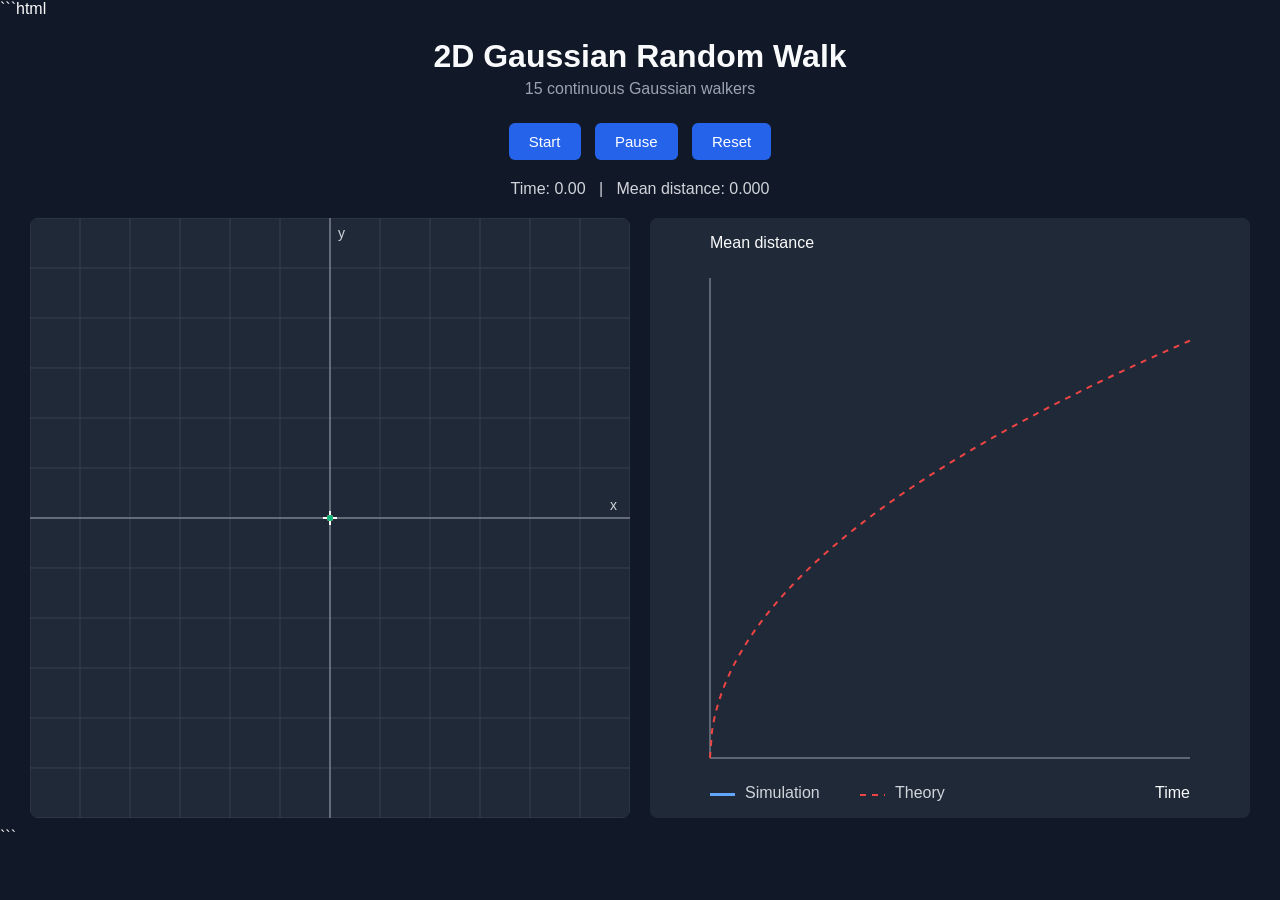
<file: index2.html>
```html
<!DOCTYPE html>
<html lang="en">
<head>
    <meta charset="UTF-8">
    <meta name="viewport" content="width=device-width, initial-scale=1.0">

    <title>2D Gaussian Random Walk</title>

    <style>
        body {
            margin: 0;
            font-family: Arial, sans-serif;
            background: #111827;
            color: #f9fafb;
        }

        h1 {
            text-align: center;
            margin: 20px 0 5px;
        }

        .subtitle {
            text-align: center;
            color: #9ca3af;
            margin-bottom: 20px;
        }

        .controls {
            text-align: center;
            margin-bottom: 15px;
        }

        button {
            background: #2563eb;
            color: white;
            border: none;
            padding: 10px 20px;
            margin: 5px;
            border-radius: 6px;
            cursor: pointer;
            font-size: 15px;
        }

        button:hover {
            background: #1d4ed8;
        }

        .container {
            display: flex;
            flex-wrap: wrap;
            justify-content: center;
            gap: 20px;
            padding: 10px;
        }

        canvas {
            background: #1f2937;
            border-radius: 8px;
        }

        .info {
            text-align: center;
            color: #d1d5db;
            margin: 10px;
        }
    </style>
</head>

<body>

    <h1>2D Gaussian Random Walk</h1>

    <div class="subtitle">
        15 continuous Gaussian walkers
    </div>

    <div class="controls">
        <button id="startButton">Start</button>
        <button id="pauseButton">Pause</button>
        <button id="resetButton">Reset</button>
    </div>

    <div class="info">
        Time: <span id="timeDisplay">0.00</span>
        &nbsp;&nbsp;|&nbsp;&nbsp;
        Mean distance:
        <span id="meanDisplay">0.00</span>
    </div>

    <div class="container">

        <div>
            <canvas id="walkCanvas" width="600" height="600"></canvas>
        </div>

        <div>
            <canvas id="graphCanvas" width="600" height="600"></canvas>
        </div>

    </div>


<script>

// ============================================================
// PARAMETERS
// ============================================================

const N_WALKERS = 15;

// Number of simulation steps
const N_STEPS = 1200;

// Physical timestep
const DT = 0.05;

// Gaussian standard deviation
const SIGMA = 1.0;

// How many simulation steps happen per animation frame
const STEPS_PER_FRAME = 2;


// ============================================================
// CANVAS SETUP
// ============================================================

const walkCanvas = document.getElementById("walkCanvas");
const graphCanvas = document.getElementById("graphCanvas");

const walkCtx = walkCanvas.getContext("2d");
const graphCtx = graphCanvas.getContext("2d");

const WIDTH = walkCanvas.width;
const HEIGHT = walkCanvas.height;


// ============================================================
// COLORS
// ============================================================

const colors = [
    "#ef4444",
    "#f97316",
    "#eab308",
    "#22c55e",
    "#14b8a6",
    "#06b6d4",
    "#3b82f6",
    "#6366f1",
    "#8b5cf6",
    "#a855f7",
    "#d946ef",
    "#ec4899",
    "#f43f5e",
    "#84cc16",
    "#10b981"
];


// ============================================================
// GAUSSIAN RANDOM NUMBER
// ============================================================

// Box-Muller transform
function gaussianRandom() {

    let u = 0;
    let v = 0;

    while (u === 0) {
        u = Math.random();
    }

    while (v === 0) {
        v = Math.random();
    }

    return Math.sqrt(-2 * Math.log(u))
           * Math.cos(2 * Math.PI * v);
}


// ============================================================
// SIMULATION STATE
// ============================================================

let positions;
let trails;

let currentStep = 0;

let meanDistances = [];

let running = false;


// ============================================================
// RESET SIMULATION
// ============================================================

function resetSimulation() {

    positions = [];
    trails = [];

    for (let i = 0; i < N_WALKERS; i++) {

        positions.push({
            x: 0,
            y: 0
        });

        trails.push([
            { x: 0, y: 0 }
        ]);
    }

    currentStep = 0;

    meanDistances = [];

    running = false;

    draw();
}


// ============================================================
// ONE RANDOM-WALK STEP
// ============================================================

function simulationStep() {

    let totalDistance = 0;

    for (let i = 0; i < N_WALKERS; i++) {

        const dx =
            SIGMA
            * Math.sqrt(DT)
            * gaussianRandom();

        const dy =
            SIGMA
            * Math.sqrt(DT)
            * gaussianRandom();

        positions[i].x += dx;
        positions[i].y += dy;

        trails[i].push({
            x: positions[i].x,
            y: positions[i].y
        });

        const distance =
            Math.sqrt(
                positions[i].x ** 2
                + positions[i].y ** 2
            );

        totalDistance += distance;
    }

    const meanDistance =
        totalDistance / N_WALKERS;

    meanDistances.push(meanDistance);

    currentStep++;
}


// ============================================================
// COORDINATE SCALE
// ============================================================

// At t = 60, a typical walker has moved roughly sqrt(60)
// in distance. We choose a generous fixed scale so the
// walkers remain visible throughout the simulation.

const WORLD_SIZE = 15;

function worldToCanvas(x, y) {

    const scale =
        WIDTH / (2 * WORLD_SIZE);

    return {
        x: WIDTH / 2 + x * scale,
        y: HEIGHT / 2 - y * scale
    };
}


// ============================================================
// DRAW WALKERS
// ============================================================

function drawWalkers() {

    walkCtx.fillStyle = "#1f2937";

    walkCtx.fillRect(
        0,
        0,
        WIDTH,
        HEIGHT
    );

    // Grid
    walkCtx.strokeStyle = "#374151";
    walkCtx.lineWidth = 1;

    const gridSpacing = 50;

    for (
        let x = 0;
        x <= WIDTH;
        x += gridSpacing
    ) {

        walkCtx.beginPath();
        walkCtx.moveTo(x, 0);
        walkCtx.lineTo(x, HEIGHT);
        walkCtx.stroke();
    }

    for (
        let y = 0;
        y <= HEIGHT;
        y += gridSpacing
    ) {

        walkCtx.beginPath();
        walkCtx.moveTo(0, y);
        walkCtx.lineTo(WIDTH, y);
        walkCtx.stroke();
    }


    // Axes
    walkCtx.strokeStyle = "#9ca3af";
    walkCtx.lineWidth = 1;

    walkCtx.beginPath();

    walkCtx.moveTo(WIDTH / 2, 0);
    walkCtx.lineTo(WIDTH / 2, HEIGHT);

    walkCtx.moveTo(0, HEIGHT / 2);
    walkCtx.lineTo(WIDTH, HEIGHT / 2);

    walkCtx.stroke();


    // Draw trails
    for (let i = 0; i < N_WALKERS; i++) {

        const trail = trails[i];

        if (trail.length < 2) {
            continue;
        }

        walkCtx.strokeStyle = colors[i];
        walkCtx.lineWidth = 1.2;
        walkCtx.globalAlpha = 0.55;

        walkCtx.beginPath();

        for (let j = 0; j < trail.length; j++) {

            const point =
                worldToCanvas(
                    trail[j].x,
                    trail[j].y
                );

            if (j === 0) {
                walkCtx.moveTo(point.x, point.y);
            } else {
                walkCtx.lineTo(point.x, point.y);
            }
        }

        walkCtx.stroke();

        walkCtx.globalAlpha = 1;
    }


    // Draw origin
    const origin =
        worldToCanvas(0, 0);

    walkCtx.strokeStyle = "white";
    walkCtx.lineWidth = 2;

    walkCtx.beginPath();

    walkCtx.moveTo(
        origin.x - 7,
        origin.y
    );

    walkCtx.lineTo(
        origin.x + 7,
        origin.y
    );

    walkCtx.moveTo(
        origin.x,
        origin.y - 7
    );

    walkCtx.lineTo(
        origin.x,
        origin.y + 7
    );

    walkCtx.stroke();


    // Draw current walker positions
    // Small dots!
    for (let i = 0; i < N_WALKERS; i++) {

        const point =
            worldToCanvas(
                positions[i].x,
                positions[i].y
            );

        walkCtx.fillStyle = colors[i];

        walkCtx.beginPath();

        walkCtx.arc(
            point.x,
            point.y,
            3,
            0,
            2 * Math.PI
        );

        walkCtx.fill();
    }


    // Labels
    walkCtx.fillStyle = "#d1d5db";
    walkCtx.font = "14px Arial";

    walkCtx.fillText(
        "y",
        WIDTH / 2 + 8,
        20
    );

    walkCtx.fillText(
        "x",
        WIDTH - 20,
        HEIGHT / 2 - 8
    );
}


// ============================================================
// THEORETICAL EXPECTATION
// ============================================================

function theoreticalDistance(t) {

    return SIGMA *
        Math.sqrt(
            Math.PI * t / 2
        );
}


// ============================================================
// DRAW EXPECTATION GRAPH
// ============================================================

function drawGraph() {

    graphCtx.fillStyle = "#1f2937";

    graphCtx.fillRect(
        0,
        0,
        WIDTH,
        HEIGHT
    );


    // Axes
    const margin = 60;

    const graphWidth =
        WIDTH - 2 * margin;

    const graphHeight =
        HEIGHT - 2 * margin;


    graphCtx.strokeStyle = "#9ca3af";
    graphCtx.lineWidth = 1;

    graphCtx.beginPath();

    graphCtx.moveTo(
        margin,
        HEIGHT - margin
    );

    graphCtx.lineTo(
        WIDTH - margin,
        HEIGHT - margin
    );

    graphCtx.moveTo(
        margin,
        margin
    );

    graphCtx.lineTo(
        margin,
        HEIGHT - margin
    );

    graphCtx.stroke();


    // Labels
    graphCtx.fillStyle = "#f9fafb";
    graphCtx.font = "16px Arial";

    graphCtx.fillText(
        "Mean distance",
        margin,
        30
    );

    graphCtx.fillText(
        "Time",
        WIDTH - margin - 35,
        HEIGHT - 20
    );


    // Maximum values
    const maxTime =
        N_STEPS * DT;

    const maxDistance =
        theoreticalDistance(maxTime) * 1.15;


    // --------------------------------------------------------
    // Theoretical curve
    // --------------------------------------------------------

    graphCtx.strokeStyle = "#ef4444";
    graphCtx.lineWidth = 2;
    graphCtx.setLineDash([6, 6]);

    graphCtx.beginPath();

    for (
        let px = 0;
        px <= graphWidth;
        px += 2
    ) {

        const t =
            (px / graphWidth)
            * maxTime;

        const value =
            theoreticalDistance(t);

        const x =
            margin + px;

        const y =
            HEIGHT - margin
            - (value / maxDistance)
            * graphHeight;

        if (px === 0) {
            graphCtx.moveTo(x, y);
        } else {
            graphCtx.lineTo(x, y);
        }
    }

    graphCtx.stroke();

    graphCtx.setLineDash([]);


    // --------------------------------------------------------
    // Simulation curve
    // --------------------------------------------------------

    if (meanDistances.length > 1) {

        graphCtx.strokeStyle = "#60a5fa";
        graphCtx.lineWidth = 2;

        graphCtx.beginPath();

        for (
            let i = 0;
            i < meanDistances.length;
            i++
        ) {

            const t =
                i * DT;

            const x =
                margin
                + (t / maxTime)
                * graphWidth;

            const y =
                HEIGHT - margin
                - (meanDistances[i] / maxDistance)
                * graphHeight;

            if (i === 0) {
                graphCtx.moveTo(x, y);
            } else {
                graphCtx.lineTo(x, y);
            }
        }

        graphCtx.stroke();
    }


    // Legend
    graphCtx.fillStyle = "#60a5fa";

    graphCtx.fillRect(
        margin,
        HEIGHT - 25,
        25,
        3
    );

    graphCtx.fillStyle = "#d1d5db";

    graphCtx.fillText(
        "Simulation",
        margin + 35,
        HEIGHT - 20
    );


    graphCtx.strokeStyle = "#ef4444";
    graphCtx.setLineDash([6, 6]);

    graphCtx.beginPath();

    graphCtx.moveTo(
        margin + 150,
        HEIGHT - 23
    );

    graphCtx.lineTo(
        margin + 175,
        HEIGHT - 23
    );

    graphCtx.stroke();

    graphCtx.setLineDash([]);

    graphCtx.fillStyle = "#d1d5db";

    graphCtx.fillText(
        "Theory",
        margin + 185,
        HEIGHT - 20
    );
}


// ============================================================
// DRAW EVERYTHING
// ============================================================

function draw() {

    drawWalkers();
    drawGraph();

    const time =
        currentStep * DT;

    document.getElementById(
        "timeDisplay"
    ).textContent =
        time.toFixed(2);

    const mean =
        meanDistances.length > 0
        ? meanDistances[meanDistances.length - 1]
        : 0;

    document.getElementById(
        "meanDisplay"
    ).textContent =
        mean.toFixed(3);
}


// ============================================================
// ANIMATION LOOP
// ============================================================

function animate() {

    if (!running) {
        return;
    }

    for (
        let i = 0;
        i < STEPS_PER_FRAME;
        i++
    ) {

        if (currentStep >= N_STEPS) {

            running = false;
            break;
        }

        simulationStep();
    }

    draw();

    if (running) {
        requestAnimationFrame(animate);
    }
}


// ============================================================
// BUTTONS
// ============================================================

document
    .getElementById("startButton")
    .addEventListener("click", () => {

        if (currentStep >= N_STEPS) {
            resetSimulation();
        }

        if (!running) {
            running = true;
            animate();
        }
    });


document
    .getElementById("pauseButton")
    .addEventListener("click", () => {

        running = false;
    });


document
    .getElementById("resetButton")
    .addEventListener("click", () => {

        resetSimulation();
    });


// ============================================================
// START WITH A FRESH SIMULATION
// ============================================================

resetSimulation();

</script>

</body>
</html>
```
</file>
<file: style.css>
body {
margin: 0;
font-family: Arial, sans-serif;
background: #111827;
color: #f9fafb;
}

h1 {
text-align: center;
margin: 20px 0 5px;
}

.subtitle {
text-align: center;
color: #9ca3af;
margin-bottom: 20px;
}

.controls {
display: flex;
flex-wrap: wrap;
justify-content: center;
align-items: center;
gap: 10px 15px;
margin-bottom: 15px;
}

button {
background: #2563eb;
color: white;
border: none;
padding: 10px 20px;
border-radius: 6px;
cursor: pointer;
font-size: 15px;
}

button:hover {
background: #1d4ed8;
}

label {
display: flex;
align-items: center;
gap: 7px;
color: #d1d5db;
}

input[type="range"] {
width: 120px;
cursor: pointer;
}

.info {
text-align: center;
color: #d1d5db;
margin: 10px;
}

.container {
display: flex;
flex-wrap: wrap;
justify-content: center;
gap: 20px;
padding: 10px;
}

canvas {
background: #1f2937;
border-radius: 8px;
max-width: 95vw;
height: auto;
}
</file>
